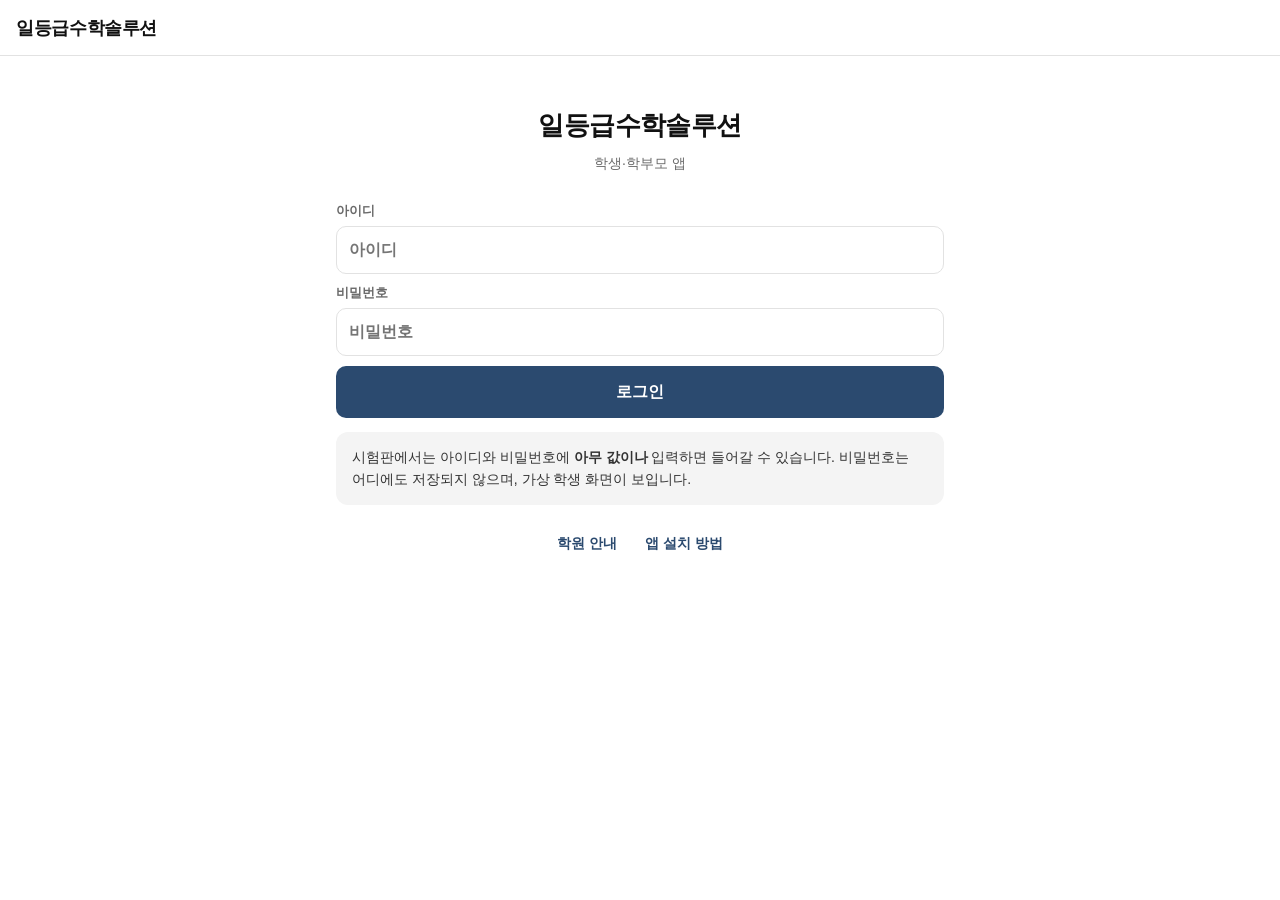
<file: index.html>
<!doctype html>
<html lang="ko">
<head>
<meta charset="utf-8">
<meta name="viewport" content="width=device-width, initial-scale=1, viewport-fit=cover">
<title>일등급수학솔루션</title>
<meta name="theme-color" content="#ffffff">
<link rel="manifest" href="manifest.webmanifest">
<link rel="icon" href="icons/icon-192.png">
<link rel="apple-touch-icon" href="icons/apple-touch-icon.png">
<meta name="apple-mobile-web-app-capable" content="yes">
<meta name="mobile-web-app-capable" content="yes">
<meta name="apple-mobile-web-app-title" content="일등급수학">
<meta name="apple-mobile-web-app-status-bar-style" content="default">
<link rel="stylesheet" href="style.css">
</head>
<body class="nonav">
<header id="hd"></header>
<main id="page"></main>
<nav id="nav">
 <a href="#home" data-n="home"><svg viewBox="0 0 24 24"><path d="M3 11l9-7 9 7v9H3z"/></svg>홈</a>
 <a href="#class" data-n="class"><svg viewBox="0 0 24 24"><rect x="3" y="5" width="18" height="16" rx="2"/><path d="M3 10h18M8 3v4M16 3v4"/></svg>수업</a>
 <a href="#hw" data-n="hw"><svg viewBox="0 0 24 24"><rect x="4" y="4" width="16" height="16" rx="3"/><path d="M8 12l3 3 5-6"/></svg>숙제</a>
 <a href="#wrong" data-n="wrong"><svg viewBox="0 0 24 24"><path d="M5 4h14v16H5zM9 9h6M9 13h6"/></svg>오답노트</a>
 <a href="#more" data-n="more"><svg viewBox="0 0 24 24"><rect x="4" y="4" width="6" height="6" rx="1"/><rect x="14" y="4" width="6" height="6" rx="1"/><rect x="4" y="14" width="6" height="6" rx="1"/><rect x="14" y="14" width="6" height="6" rx="1"/></svg>전체</a>
</nav>
<script src="data.js"></script>
<script src="app.js"></script>
</body>
</html>
</file>
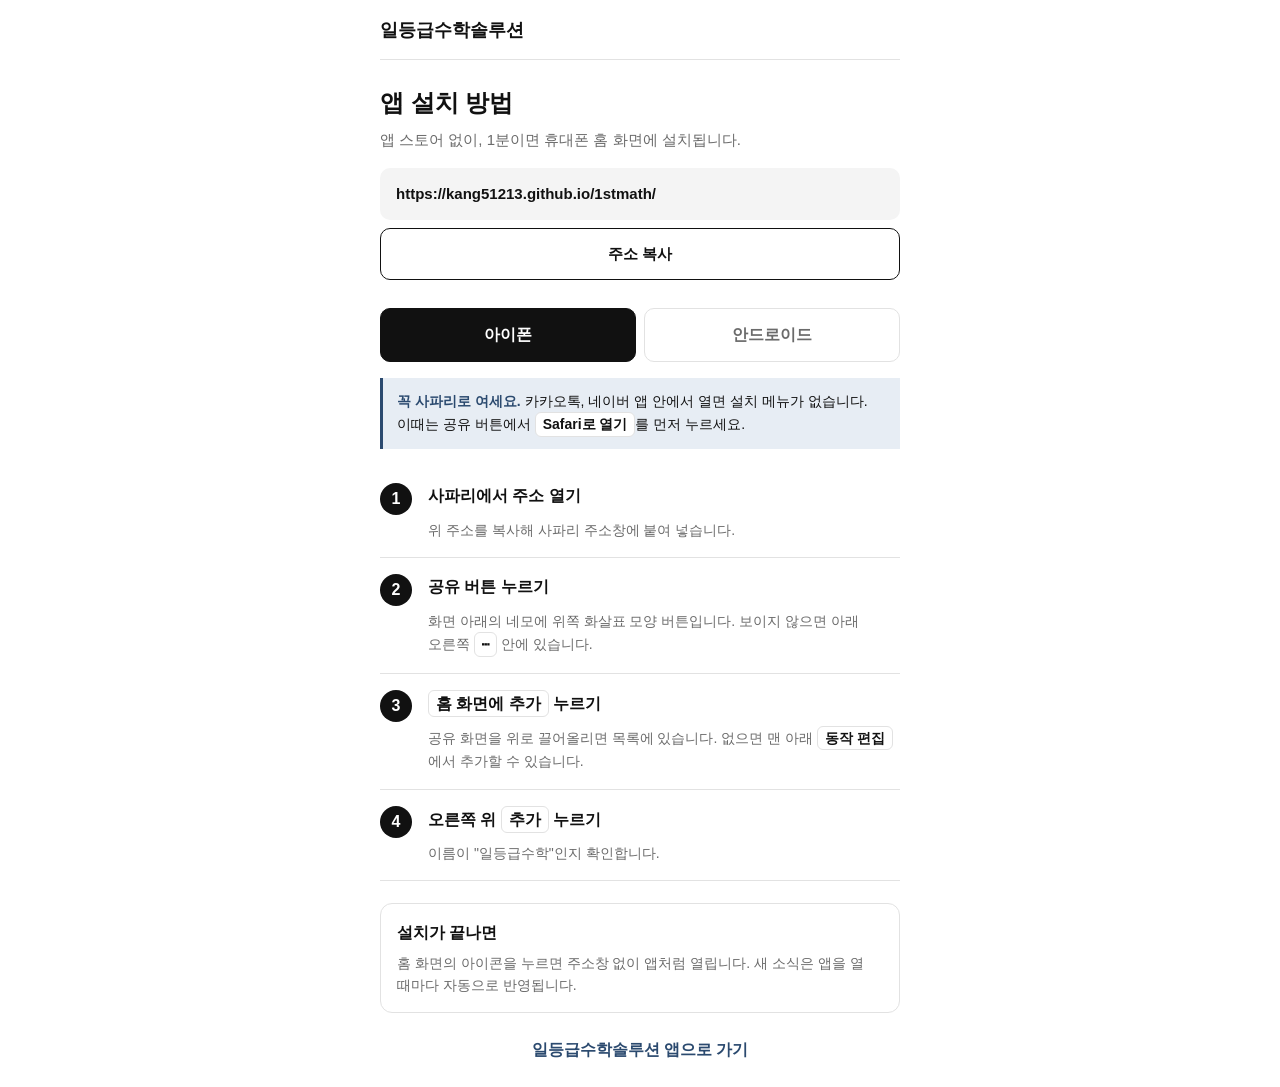
<file: install.html>
<!doctype html>
<html lang="ko">
<head>
<meta charset="utf-8">
<meta name="viewport" content="width=device-width, initial-scale=1, viewport-fit=cover">
<title>일등급수학솔루션 앱 설치 방법</title>
<meta name="theme-color" content="#ffffff">
<link rel="icon" href="icons/icon-192.png">
<style>
:root{--ink:#111;--mid:#6b6b6b;--line:#e2e2e2;--tint:#f4f4f4;--accent:#2b4a6f;--accent-tint:#e7edf4}
*{box-sizing:border-box;margin:0;padding:0}
html,body{background:#fff;color:var(--ink);font-family:-apple-system,"Apple SD Gothic Neo","Malgun Gothic","Noto Sans KR",sans-serif;
 -webkit-tap-highlight-color:transparent;word-break:keep-all;line-height:1.6}
body{padding:env(safe-area-inset-top) 0 calc(24px + env(safe-area-inset-bottom))}
.wrap{max-width:560px;margin:0 auto;padding:0 20px}
header{display:flex;align-items:center;gap:10px;padding:16px 0 14px;border-bottom:1px solid var(--line)}
header svg{width:28px;height:28px}
header b{font-size:18px}
h1{font-size:24px;margin:24px 0 6px}
.lead{color:var(--mid);font-size:15px}
.url{margin:16px 0 8px;padding:14px 16px;background:var(--tint);border-radius:10px;font-size:15px;font-weight:600;word-break:break-all}
.copy{width:100%;padding:13px;border:1px solid var(--ink);border-radius:10px;background:#fff;font:inherit;font-weight:600;font-size:15px;color:var(--ink)}
.tabs{display:flex;gap:8px;margin:28px 0 16px}
.tabs button{flex:1;padding:13px 0;border:1px solid var(--line);border-radius:10px;background:#fff;font:inherit;font-size:16px;font-weight:600;color:var(--mid)}
.tabs button.on{background:var(--ink);border-color:var(--ink);color:#fff}
.os{display:none}.os.on{display:block}
.warn{border-left:3px solid var(--accent);background:var(--accent-tint);padding:12px 14px;font-size:14px;margin-bottom:18px}
.warn b{color:var(--accent)}
ol.steps{list-style:none;counter-reset:s}
ol.steps li{counter-increment:s;display:grid;grid-template-columns:36px 1fr;gap:4px 12px;padding:16px 0;border-bottom:1px solid var(--line)}
ol.steps li::before{content:counter(s);width:32px;height:32px;border-radius:50%;background:var(--ink);color:#fff;font-weight:700;display:grid;place-items:center}
ol.steps b{font-size:16px}
ol.steps p{grid-column:2;font-size:14px;color:var(--mid)}
.k{display:inline-block;border:1px solid var(--line);border-radius:6px;padding:0 7px;font-weight:700;color:var(--ink);background:#fff}
.done{margin-top:22px;padding:16px;border:1px solid var(--line);border-radius:12px}
.done h2{font-size:16px;margin-bottom:6px}
.done p{font-size:14px;color:var(--mid)}
.back{display:block;text-align:center;margin-top:24px;color:var(--accent);font-weight:600;text-decoration:none}
</style>
</head>
<body>
<div class="wrap">
<header>
 <b>일등급수학솔루션</b>
</header>

<h1>앱 설치 방법</h1>
<p class="lead">앱 스토어 없이, 1분이면 휴대폰 홈 화면에 설치됩니다.</p>

<div class="url" id="url">https://kang51213.github.io/1stmath/</div>
<button class="copy" id="copy">주소 복사</button>

<div class="tabs">
 <button data-os="ios">아이폰</button>
 <button data-os="and">안드로이드</button>
</div>

<section class="os" id="ios">
 <div class="warn"><b>꼭 사파리로 여세요.</b> 카카오톡, 네이버 앱 안에서 열면 설치 메뉴가 없습니다. 이때는 공유 버튼에서 <span class="k">Safari로 열기</span>를 먼저 누르세요.</div>
 <ol class="steps">
  <li><b>사파리에서 주소 열기</b><p>위 주소를 복사해 사파리 주소창에 붙여 넣습니다.</p></li>
  <li><b>공유 버튼 누르기</b><p>화면 아래의 네모에 위쪽 화살표 모양 버튼입니다. 보이지 않으면 아래 오른쪽 <span class="k">⋯</span> 안에 있습니다.</p></li>
  <li><b><span class="k">홈 화면에 추가</span> 누르기</b><p>공유 화면을 위로 끌어올리면 목록에 있습니다. 없으면 맨 아래 <span class="k">동작 편집</span>에서 추가할 수 있습니다.</p></li>
  <li><b>오른쪽 위 <span class="k">추가</span> 누르기</b><p>이름이 "일등급수학"인지 확인합니다.</p></li>
 </ol>
</section>

<section class="os" id="and">
 <div class="warn"><b>꼭 크롬(또는 삼성 인터넷)으로 여세요.</b> 카카오톡, 네이버 앱 안에서 열면 설치 메뉴가 없습니다. 이때는 오른쪽 위 메뉴에서 <span class="k">다른 브라우저로 열기</span>를 누르세요.</div>
 <ol class="steps">
  <li><b>크롬에서 주소 열기</b><p>위 주소를 복사해 크롬 주소창에 붙여 넣습니다.</p></li>
  <li><b>오른쪽 위 <span class="k">⋮</span> 누르기</b><p>삼성 인터넷은 아래쪽 <span class="k">≡</span>를 누릅니다.</p></li>
  <li><b><span class="k">앱 설치</span> 또는 <span class="k">홈 화면에 추가</span> 누르기</b><p>메뉴를 조금 내려야 보일 수 있습니다. 삼성 인터넷은 <span class="k">현재 페이지 추가</span> → <span class="k">홈 화면</span>입니다.</p></li>
  <li><b><span class="k">설치</span> 또는 <span class="k">추가</span> 누르기</b><p>이름이 "일등급수학"인지 확인합니다.</p></li>
 </ol>
</section>

<div class="done">
 <h2>설치가 끝나면</h2>
 <p>홈 화면의 아이콘을 누르면 주소창 없이 앱처럼 열립니다. 새 소식은 앱을 열 때마다 자동으로 반영됩니다.</p>
</div>

<a class="back" href="./">일등급수학솔루션 앱으로 가기</a>
</div>

<script>
const ua = navigator.userAgent;
const show = os => {
  document.querySelectorAll(".tabs button").forEach(b => b.classList.toggle("on", b.dataset.os === os));
  document.querySelectorAll(".os").forEach(s => s.classList.toggle("on", s.id === os));
};
document.querySelectorAll(".tabs button").forEach(b => b.onclick = () => show(b.dataset.os));
show(/android/i.test(ua) ? "and" : "ios");

document.getElementById("copy").onclick = async e => {
  const t = document.getElementById("url").textContent;
  try { await navigator.clipboard.writeText(t); e.target.textContent = "복사됨"; }
  catch { e.target.textContent = "주소를 길게 눌러 복사하세요"; }
};
</script>
</body>
</html>
</file>
<file: style.css>
:root{--ink:#111;--mid:#6b6b6b;--soft:#9a9a9a;--line:#e2e2e2;--tint:#f4f4f4;--accent:#2b4a6f;--accent-tint:#e7edf4}
*{box-sizing:border-box;margin:0;padding:0}
html,body{background:#fff;color:var(--ink);font-family:-apple-system,"Apple SD Gothic Neo","Malgun Gothic","Noto Sans KR",sans-serif;
 -webkit-tap-highlight-color:transparent;word-break:keep-all;overflow-wrap:anywhere;-webkit-text-size-adjust:100%}
body{padding:env(safe-area-inset-top) env(safe-area-inset-right) calc(72px + env(safe-area-inset-bottom)) env(safe-area-inset-left)}
body.nonav{padding-bottom:env(safe-area-inset-bottom)}
a{color:inherit;text-decoration:none}
button{font:inherit;color:inherit;cursor:pointer}

header{position:sticky;top:0;z-index:5;display:flex;align-items:center;gap:10px;min-height:56px;padding:10px 16px;background:#fff;border-bottom:1px solid var(--line)}
header .logo{display:flex;align-items:center;gap:8px;font-size:18px;font-weight:700}
.wm{font-weight:800;letter-spacing:-.02em;white-space:nowrap}
header .who{margin-left:auto;font-size:13px;color:var(--mid);white-space:nowrap}
.back{display:flex;align-items:center;gap:2px;min-height:44px;padding:0 8px 0 0;border:0;background:none;font-size:15px;color:var(--accent);font-weight:600}

main{padding:20px 16px;max-width:640px;margin:0 auto}
h1{font-size:22px;margin-bottom:4px}
.lead{font-size:14px;color:var(--mid);margin-bottom:18px;line-height:1.5}
h2{font-size:15px;color:var(--mid);font-weight:600;margin:24px 0 10px;display:flex;align-items:center;gap:6px}
h2:first-child{margin-top:0}
h2 .more{margin-left:auto;font-size:13px;color:var(--accent);font-weight:600;padding:6px 0}

.card{display:block;border:1px solid var(--line);border-radius:12px;padding:16px;margin-bottom:10px;background:#fff}
.card.hi{border-color:var(--accent);background:var(--accent-tint)}
.card .k{font-size:13px;color:var(--accent);font-weight:700;margin-bottom:4px}
.card .t{font-weight:700;font-size:16px;line-height:1.4}
.card .s{font-size:14px;color:var(--mid);margin-top:4px;line-height:1.55}
.row{display:flex;align-items:center;gap:12px}
.grow{flex:1;min-width:0}

/* 요약 숫자 */
.stats{display:grid;grid-template-columns:1fr 1fr;gap:10px;margin-bottom:10px}
.stat{display:block;border:1px solid var(--line);border-radius:12px;padding:14px 16px;min-height:84px}
.stat b{display:block;font-size:26px;font-variant-numeric:tabular-nums}
.stat span{font-size:13px;color:var(--mid)}

/* 메뉴 타일 */
.tiles{display:grid;grid-template-columns:repeat(3,1fr);gap:10px}
.tile{display:grid;justify-items:center;align-content:center;gap:8px;min-height:88px;padding:12px 4px;border:1px solid var(--line);border-radius:12px;background:#fff;font-size:14px;font-weight:600;text-align:center}
.tile svg,.list svg,nav svg{width:24px;height:24px;fill:none;stroke:currentColor;stroke-width:1.8;stroke-linecap:round;stroke-linejoin:round}
.tile svg{color:var(--accent)}

/* 목록형 메뉴 */
.list{border:1px solid var(--line);border-radius:12px;overflow:hidden;margin-bottom:10px}
.list a,.list button{display:flex;align-items:center;gap:14px;width:100%;min-height:56px;padding:12px 16px;border:0;border-top:1px solid var(--line);background:#fff;font-size:16px;text-align:left}
.list>:first-child{border-top:0}
.list svg{color:var(--accent);flex:none}
.list .arr{margin-left:auto;color:var(--soft)}

/* 체크 */
.chk{width:26px;height:26px;border:2px solid var(--ink);border-radius:7px;flex:none;display:grid;place-items:center;color:#fff}
.chk svg{width:16px;height:16px;fill:none;stroke:currentColor;stroke-width:3}
.done .chk{background:var(--ink)}
.done .t{color:var(--mid);text-decoration:line-through}
button.card{width:100%;text-align:left;min-height:60px}

.bar{height:8px;background:var(--tint);border-radius:4px;margin-top:10px;overflow:hidden}
.bar i{display:block;height:100%;background:var(--accent)}
.bar.gray i{background:var(--ink)}
.tag{display:inline-block;font-size:12px;border:1px solid var(--line);border-radius:4px;padding:1px 6px;color:var(--mid);font-weight:500;vertical-align:1px}
.tag.ac{border-color:var(--accent);color:var(--accent)}
.dday{font-size:12px;color:var(--mid);white-space:nowrap}
.dday.on{color:var(--accent);font-weight:700}

/* 시간표 */
table{width:100%;border-collapse:collapse;font-size:15px}
td,th{padding:12px 4px;border-top:1px solid var(--line);text-align:left}
tr:first-child td,tr:first-child th{border-top:0}
th{width:56px;font-weight:700}

/* 진도 */
.unit{font-weight:700;font-size:15px;margin:14px 0 6px}
.unit:first-child{margin-top:0}
.sec{display:flex;align-items:center;gap:10px;padding:9px 0;font-size:15px;border-top:1px solid var(--tint)}
.sec .n{font-variant-numeric:tabular-nums;color:var(--mid);width:24px;flex:none}
.sec.past{color:var(--mid)}
.sec.now{color:var(--accent);font-weight:700}
.sec .st{margin-left:auto;font-size:12px;white-space:nowrap}

/* 칩 (필터·선택) */
.chips{display:flex;flex-wrap:wrap;gap:8px;margin-bottom:12px}
.chip{min-height:40px;padding:8px 14px;border:1px solid var(--line);border-radius:20px;background:#fff;font-size:14px}
.chip.on{background:var(--ink);border-color:var(--ink);color:#fff;font-weight:600}

/* 폼 */
form{display:grid;gap:10px}
label{font-size:13px;color:var(--mid);font-weight:600;display:grid;gap:6px}
input,select,textarea{font:inherit;font-size:16px;width:100%;min-height:48px;padding:12px;border:1px solid var(--line);border-radius:10px;background:#fff;color:var(--ink)}
input:focus,select:focus{outline:2px solid var(--accent);outline-offset:-1px}
.btn{display:block;width:100%;min-height:52px;padding:14px;border:0;border-radius:10px;background:var(--ink);color:#fff;font-size:16px;font-weight:700;text-align:center}
.btn.ac{background:var(--accent)}
.btn.line{background:#fff;color:var(--ink);border:1px solid var(--line)}
details.add{border:1px solid var(--line);border-radius:12px;margin-bottom:16px}
details.add summary{list-style:none;min-height:52px;padding:14px 16px;font-weight:700;color:var(--accent);cursor:pointer}
details.add summary::-webkit-details-marker{display:none}
details.add form{padding:0 16px 16px}

/* 오답 */
.wrong .no{font-size:20px;font-weight:700;color:var(--accent);font-variant-numeric:tabular-nums;min-width:44px}
.acts{display:flex;gap:8px;margin-top:12px}
.acts button{flex:1;min-height:44px;border:1px solid var(--line);border-radius:10px;background:#fff;font-size:14px;font-weight:600}
.acts button.on{border-color:var(--accent);background:var(--accent-tint);color:var(--accent)}
.empty{padding:28px 16px;text-align:center;color:var(--mid);font-size:14px;border:1px dashed var(--line);border-radius:12px}

/* 공지 */
details.ntc{border:1px solid var(--line);border-radius:12px;margin-bottom:10px}
details.ntc summary{list-style:none;padding:14px 16px;cursor:pointer;min-height:56px}
details.ntc summary::-webkit-details-marker{display:none}
details.ntc .d{font-size:12px;color:var(--mid);margin-bottom:2px}
details.ntc .t{font-weight:700;font-size:16px}
details.ntc p{padding:0 16px 16px;font-size:15px;line-height:1.6;color:#333}

/* 성적 */
.big{font-size:32px;font-weight:700;font-variant-numeric:tabular-nums}
.big small{font-size:15px;color:var(--mid);font-weight:500}
.ur{display:flex;align-items:center;gap:10px;font-size:14px;margin-top:10px}
.ur .nm{flex:1;min-width:0}
.ur .bar{flex:1.2;margin:0}
.ur .v{width:34px;text-align:right;font-variant-numeric:tabular-nums;color:var(--mid)}

/* 안내 */
ul.dot{list-style:none}
ul.dot li{position:relative;padding-left:14px;font-size:15px;line-height:1.6;margin:4px 0}
ul.dot li::before{content:"";position:absolute;left:2px;top:.7em;width:5px;height:5px;border-radius:50%;background:var(--mid)}
.box{background:var(--tint);border-radius:12px;padding:14px 16px;font-size:14px;line-height:1.6;color:#333;margin:14px 0}

/* 로그인 */
.login{padding-top:32px}
.login .mark{display:grid;justify-items:center;gap:10px;margin-bottom:28px;text-align:center}
.login .mark .wm{font-size:26px}
.login .links{display:flex;justify-content:center;gap:20px;margin-top:20px;font-size:14px;color:var(--accent);font-weight:600}
.login .links a{padding:10px 4px}

nav{position:fixed;left:0;right:0;bottom:0;z-index:5;display:flex;background:#fff;border-top:1px solid var(--line);padding:0 env(safe-area-inset-right) env(safe-area-inset-bottom) env(safe-area-inset-left)}
nav a{flex:1;min-width:0;padding:8px 0 10px;font-size:12px;color:var(--mid);display:grid;justify-items:center;gap:3px;min-height:56px}
nav a.on{color:var(--ink);font-weight:700}
nav a.on svg{color:var(--accent);stroke-width:2.2}
body.nonav nav{display:none}
.note{font-size:12px;color:var(--mid);text-align:center;margin-top:28px;line-height:1.6}
</file>
